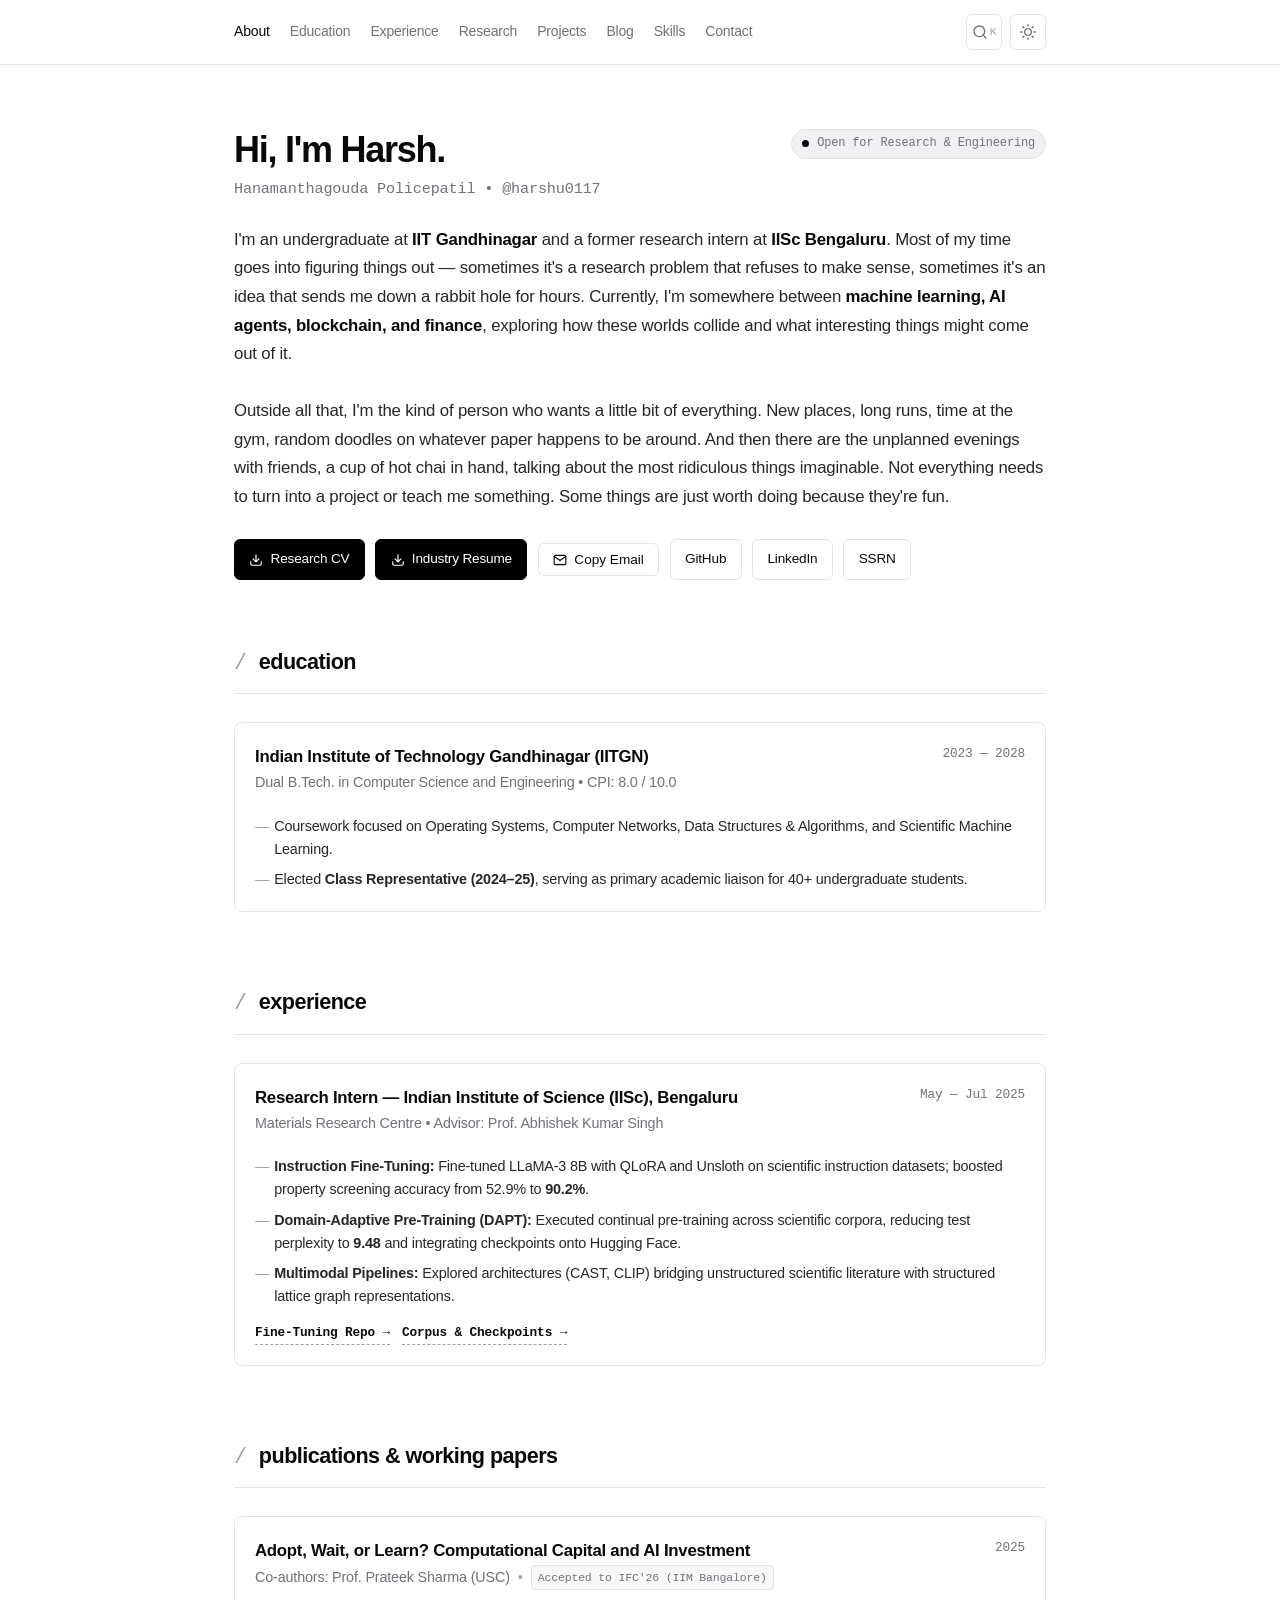
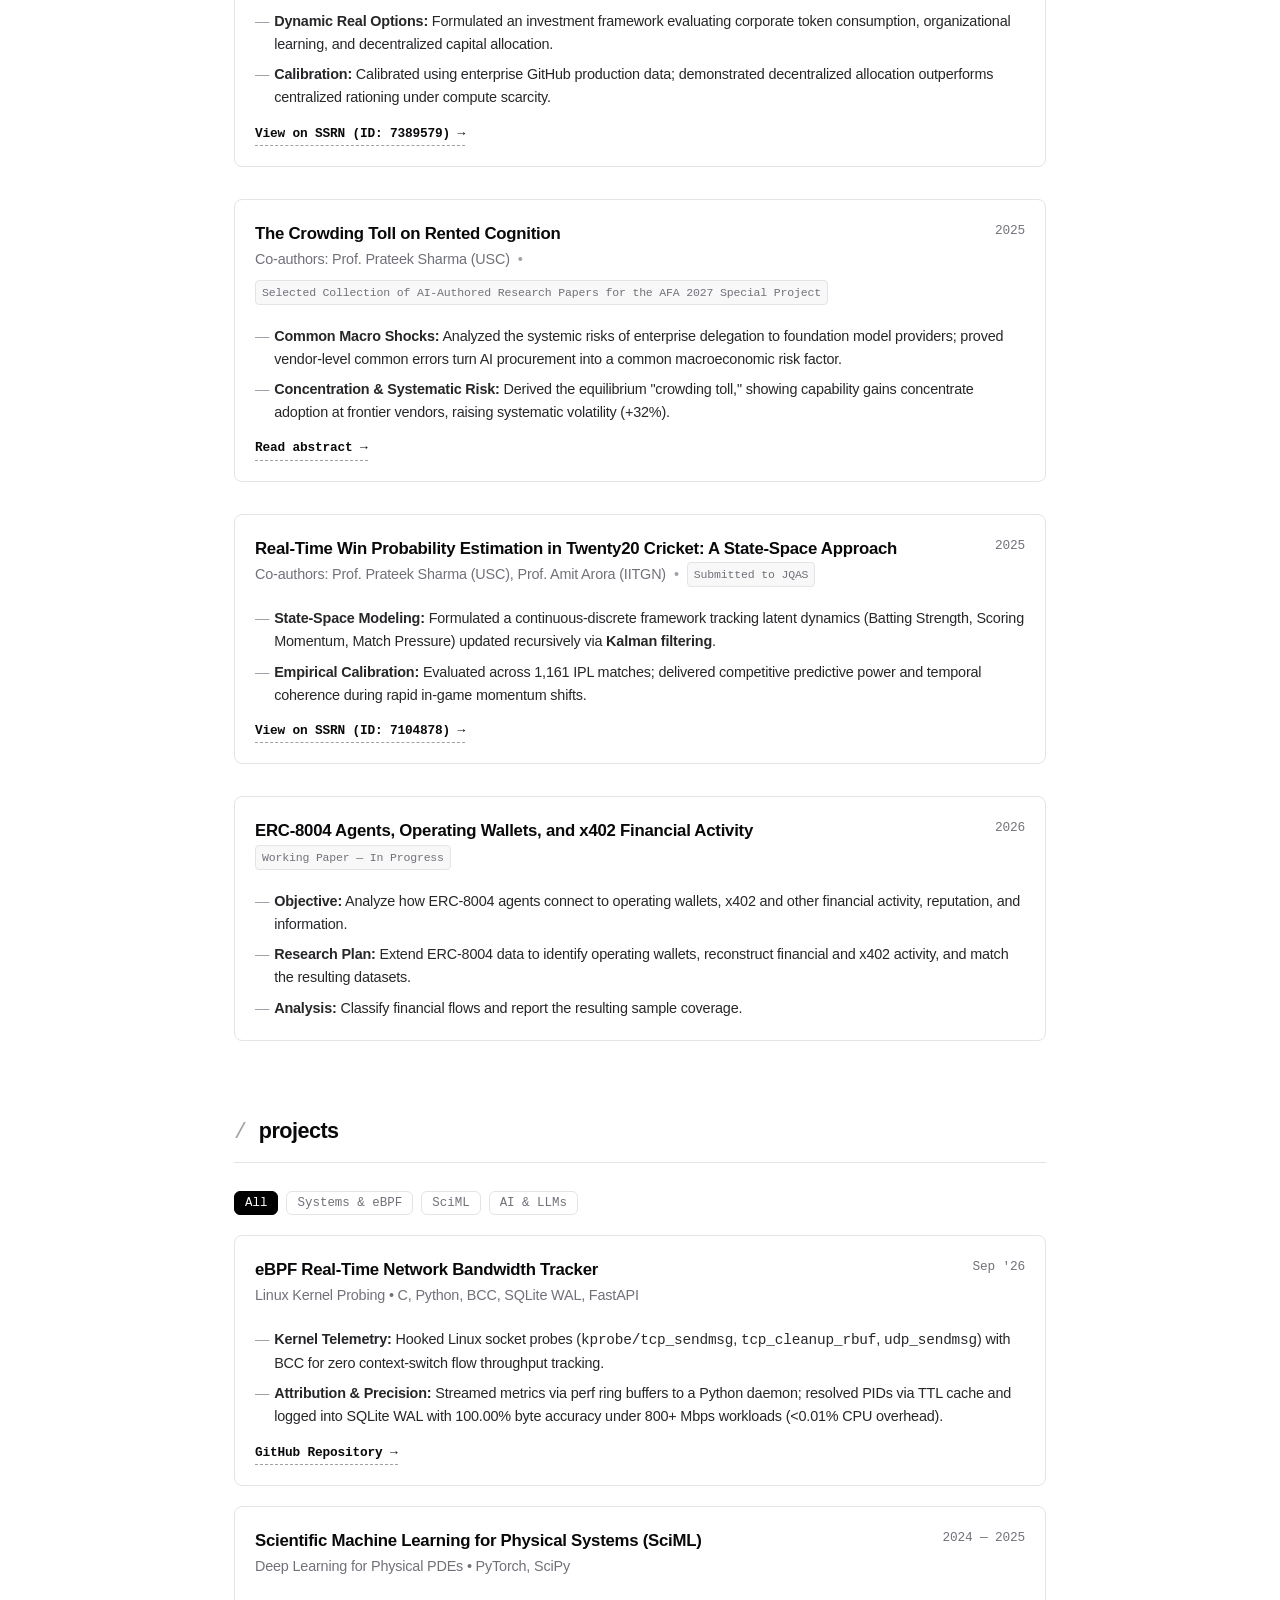
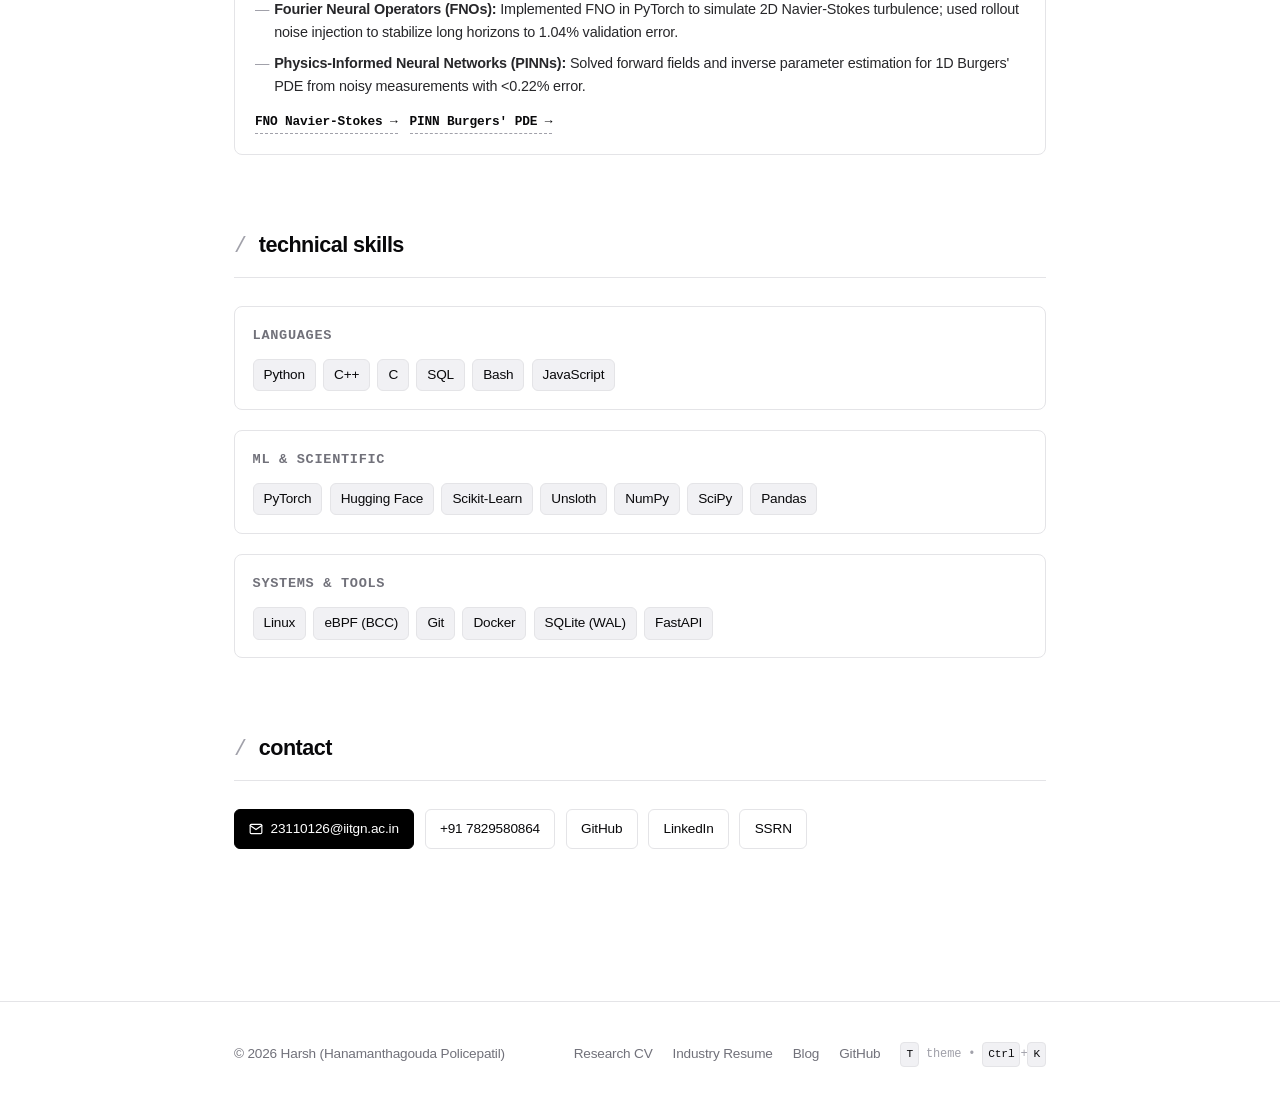
<file: index.html>
<!DOCTYPE html>
<html lang="en" data-theme="dark">
<head>
  <meta charset="UTF-8" />
  <meta name="viewport" content="width=device-width, initial-scale=1.0" />
  <title>Harsh (Hanamanthagouda Policepatil) — Portfolio</title>
  <meta name="description" content="Portfolio of Harsh (Hanamanthagouda Policepatil). AI, Machine Learning, Quantitative Finance, and Systems Telemetry." />
  
  <!-- Favicon SVG -->
  <link rel="icon" type="image/svg+xml" href="data:image/svg+xml,%3Csvg xmlns='http://www.w3.org/2000/svg' viewBox='0 0 32 32'%3E%3Crect width='32' height='32' fill='%2309090b' rx='6'/%3E%3Ctext x='50%25' y='55%25' dominant-baseline='middle' text-anchor='middle' font-family='monospace' font-weight='700' font-size='15' fill='%23ffffff'%3EHP%3C/text%3E%3C/svg%3E" />
  
  <link rel="stylesheet" href="./style.css" />
</head>
<body>

  <!-- Site Header -->
  <header class="site-header">
    <div class="container header-inner">
      <!-- Desktop Nav (Left-aligned) -->
      <nav class="site-nav" id="siteNav">
        <a href="#about" class="nav-link">About</a>
        <a href="#education" class="nav-link">Education</a>
        <a href="#experience" class="nav-link">Experience</a>
        <a href="#publications" class="nav-link">Research</a>
        <a href="#projects" class="nav-link">Projects</a>
        <a href="./blog/index.html" class="nav-link">Blog</a>
        <a href="#skills" class="nav-link">Skills</a>
        <a href="#contact" class="nav-link">Contact</a>
      </nav>

      <!-- Actions (Right-aligned) -->
      <div class="header-actions">
        <!-- Command Palette Trigger -->
        <button class="btn-icon" id="cmdPaletteBtn" title="Command Palette (Ctrl+K / ⌘K)" aria-label="Command Palette">
          <svg width="16" height="16" viewBox="0 0 24 24" fill="none" stroke="currentColor" stroke-width="2" stroke-linecap="round" stroke-linejoin="round">
            <circle cx="11" cy="11" r="8"></circle>
            <line x1="21" y1="21" x2="16.65" y2="16.65"></line>
          </svg>
          <span class="kbd-shortcut">K</span>
        </button>

        <!-- Theme Toggle -->
        <button class="btn-icon" id="themeToggleBtn" title="Toggle Dark/Light Mode (T)" aria-label="Toggle Theme">
          <svg class="icon-moon" width="16" height="16" viewBox="0 0 24 24" fill="none" stroke="currentColor" stroke-width="2" stroke-linecap="round" stroke-linejoin="round">
            <path d="M21 12.79A9 9 0 1 1 11.21 3 7 7 0 0 0 21 12.79z"></path>
          </svg>
          <svg class="icon-sun" width="16" height="16" viewBox="0 0 24 24" fill="none" stroke="currentColor" stroke-width="2" stroke-linecap="round" stroke-linejoin="round" style="display:none;">
            <circle cx="12" cy="12" r="5"></circle>
            <line x1="12" y1="1" x2="12" y2="3"></line>
            <line x1="12" y1="21" x2="12" y2="23"></line>
            <line x1="4.22" y1="4.22" x2="5.64" y2="5.64"></line>
            <line x1="18.36" y1="18.36" x2="19.78" y2="19.78"></line>
            <line x1="1" y1="12" x2="3" y2="12"></line>
            <line x1="21" y1="12" x2="23" y2="12"></line>
            <line x1="4.22" y1="19.78" x2="5.64" y2="18.36"></line>
            <line x1="18.36" y1="5.64" x2="19.78" y2="4.22"></line>
          </svg>
        </button>

        <!-- Mobile Hamburger Toggle -->
        <button class="btn-icon mobile-nav-btn" id="mobileNavToggle" aria-label="Toggle navigation menu">
          <svg width="18" height="18" viewBox="0 0 24 24" fill="none" stroke="currentColor" stroke-width="2" stroke-linecap="round" stroke-linejoin="round">
            <line x1="3" y1="12" x2="21" y2="12"></line>
            <line x1="3" y1="6" x2="21" y2="6"></line>
            <line x1="3" y1="18" x2="21" y2="18"></line>
          </svg>
        </button>
      </div>
    </div>
  </header>

  <!-- Main Content -->
  <main>
    <div class="container">
      
      <!-- HERO / ABOUT SECTION -->
      <section id="about" class="hero">
        <div class="hero-header">
          <div>
            <h1 class="hero-name">Hi, I'm Harsh.</h1>
            <p class="hero-handle">Hanamanthagouda Policepatil &bull; @harshu0117</p>
          </div>
          <div class="status-pill">
            <span class="status-dot"></span>
            <span>Open for Research &amp; Engineering</span>
          </div>
        </div>

        
        <p class="hero-bio">
          I'm an undergraduate at <strong>IIT Gandhinagar</strong> and a former research intern at <strong>IISc Bengaluru</strong>. Most of my time goes into figuring things out — sometimes it's a research problem that refuses to make sense, sometimes it's an idea that sends me down a rabbit hole for hours. Currently, I'm somewhere between <strong>machine learning, AI agents, blockchain, and finance</strong>, exploring how these worlds collide and what interesting things might come out of it.<br /><br />

          Outside all that, I'm the kind of person who wants a little bit of everything. New places, long runs, time at the gym, random doodles on whatever paper happens to be around. And then there are the unplanned evenings with friends, a cup of hot chai in hand, talking about the most ridiculous things imaginable. Not everything needs to turn into a project or teach me something. Some things are just worth doing because they're fun.
        </p>


        <div class="hero-links">
          <a href="./Research_CV.pdf" target="_blank" download="Research_CV_Harsh.pdf" class="btn btn-primary" title="Download Research Curriculum Vitae">
            <svg width="14" height="14" viewBox="0 0 24 24" fill="none" stroke="currentColor" stroke-width="2" stroke-linecap="round" stroke-linejoin="round">
              <path d="M21 15v4a2 2 0 0 1-2 2H5a2 2 0 0 1-2-2v-4"></path>
              <polyline points="7 10 12 15 17 10"></polyline>
              <line x1="12" y1="15" x2="12" y2="3"></line>
            </svg>
            <span>Research CV</span>
          </a>

          <a href="./Industry_CV.pdf" target="_blank" download="Industry_CV_Harsh.pdf" class="btn btn-primary" title="Download Industry Resume">
            <svg width="14" height="14" viewBox="0 0 24 24" fill="none" stroke="currentColor" stroke-width="2" stroke-linecap="round" stroke-linejoin="round">
              <path d="M21 15v4a2 2 0 0 1-2 2H5a2 2 0 0 1-2-2v-4"></path>
              <polyline points="7 10 12 15 17 10"></polyline>
              <line x1="12" y1="15" x2="12" y2="3"></line>
            </svg>
            <span>Industry Resume</span>
          </a>

          <button class="btn btn-secondary" id="copyEmailBtn" data-email="23110126@iitgn.ac.in" title="Copy Email Address">
            <svg width="14" height="14" viewBox="0 0 24 24" fill="none" stroke="currentColor" stroke-width="2" stroke-linecap="round" stroke-linejoin="round">
              <path d="M4 4h16c1.1 0 2 .9 2 2v12c0 1.1-.9 2-2 2H4c-1.1 0-2-.9-2-2V6c0-1.1.9-2 2-2z"></path>
              <polyline points="22,6 12,13 2,6"></polyline>
            </svg>
            <span>Copy Email</span>
          </button>

          <a href="https://github.com/harshu0117" target="_blank" rel="noopener noreferrer" class="btn btn-secondary">
            <span>GitHub</span>
          </a>

          <a href="https://www.linkedin.com/in/hanamanthagouda-policepatil-1701h/" target="_blank" rel="noopener noreferrer" class="btn btn-secondary">
            <span>LinkedIn</span>
          </a>

          <a href="https://papers.ssrn.com/sol3/cf_dev/AbsByAuth.cfm?per_id=12337549" target="_blank" rel="noopener noreferrer" class="btn btn-secondary">
            <span>SSRN</span>
          </a>
        </div>
      </section>

      <!-- EDUCATION SECTION -->
      <section id="education">
        <div class="section-header">
          <h2 class="section-title">education</h2>
        </div>

        <div class="timeline-list">
          <div class="item-card">
            <div class="item-card-header">
              <div>
                <h3 class="item-title">Indian Institute of Technology Gandhinagar (IITGN)</h3>
                <div class="item-subtitle">Dual B.Tech. in Computer Science and Engineering &bull; CPI: 8.0 / 10.0</div>
              </div>
              <div class="item-badge-date">2023 &mdash; 2028</div>
            </div>
            <div class="item-body">
              <ul>
                <li>Coursework focused on Operating Systems, Computer Networks, Data Structures &amp; Algorithms, and Scientific Machine Learning.</li>
                <li>Elected <strong>Class Representative (2024&ndash;25)</strong>, serving as primary academic liaison for 40+ undergraduate students.</li>
              </ul>
            </div>
          </div>
        </div>
      </section>

      <!-- RESEARCH EXPERIENCE SECTION -->
      <section id="experience">
        <div class="section-header">
          <h2 class="section-title">experience</h2>
        </div>

        <div class="timeline-list">
          <div class="item-card">
            <div class="item-card-header">
              <div>
                <h3 class="item-title">Research Intern &mdash; Indian Institute of Science (IISc), Bengaluru</h3>
                <div class="item-subtitle">Materials Research Centre &bull; Advisor: Prof. Abhishek Kumar Singh</div>
              </div>
              <div class="item-badge-date">May &mdash; Jul 2025</div>
            </div>
            <div class="item-body">
              <ul>
                <li><strong>Instruction Fine-Tuning:</strong> Fine-tuned LLaMA-3 8B with QLoRA and Unsloth on scientific instruction datasets; boosted property screening accuracy from 52.9% to <strong>90.2%</strong>.</li>
                <li><strong>Domain-Adaptive Pre-Training (DAPT):</strong> Executed continual pre-training across scientific corpora, reducing test perplexity to <strong>9.48</strong> and integrating checkpoints onto Hugging Face.</li>
                <li><strong>Multimodal Pipelines:</strong> Explored architectures (CAST, CLIP) bridging unstructured scientific literature with structured lattice graph representations.</li>
              </ul>
            </div>
            <div class="item-links">
              <a href="https://github.com/harshu0117/llama3_8B_finetune_unsloth" target="_blank" rel="noopener noreferrer" class="item-link">Fine-Tuning Repo &rarr;</a>
              <a href="https://github.com/harshu0117/Materials_IISC_AKS" target="_blank" rel="noopener noreferrer" class="item-link">Corpus &amp; Checkpoints &rarr;</a>
            </div>
          </div>
        </div>
      </section>

      <!-- PUBLICATIONS SECTION -->
      <section id="publications">
        <div class="section-header">
          <h2 class="section-title">publications &amp; working papers</h2>
        </div>

        <div class="timeline-list">
          <!-- Paper 1 -->
          <div class="item-card publication-card">
            <div class="item-card-header">
              <div>
                <h3 class="item-title">Adopt, Wait, or Learn? Computational Capital and AI Investment</h3>
                <div class="item-subtitle">
                  <span>Co-authors: Prof. Prateek Sharma (USC)</span>
                  <span class="sep">&bull;</span>
                  <span class="pub-status-tag">Accepted to IFC'26 (IIM Bangalore)</span>
                </div>
              </div>
              <div class="item-badge-date">2025</div>
            </div>
            <div class="item-body">
              <ul>
                <li><strong>Dynamic Real Options:</strong> Formulated an investment framework evaluating corporate token consumption, organizational learning, and decentralized capital allocation.</li>
                <li><strong>Calibration:</strong> Calibrated using enterprise GitHub production data; demonstrated decentralized allocation outperforms centralized rationing under compute scarcity.</li>
              </ul>
            </div>
            <div class="item-links">
              <a href="https://papers.ssrn.com/sol3/papers.cfm?abstract_id=7389579" target="_blank" rel="noopener noreferrer" class="item-link">View on SSRN (ID: 7389579) &rarr;</a>
            </div>
          </div>

          <!-- Paper 2 -->
          <div class="item-card publication-card">
            <div class="item-card-header">
              <div>
                <h3 class="item-title">The Crowding Toll on Rented Cognition</h3>
                <div class="item-subtitle">
                  <span>Co-authors: Prof. Prateek Sharma (USC)</span>
                  <span class="sep">&bull;</span>
                  <span class="pub-status-tag">Selected Collection of AI-Authored Research Papers for the AFA 2027 Special Project</span>
                </div>
              </div>
              <div class="item-badge-date">2025</div>
            </div>
            <div class="item-body">
              <ul>
                <li><strong>Common Macro Shocks:</strong> Analyzed the systemic risks of enterprise delegation to foundation model providers; proved vendor-level common errors turn AI procurement into a common macroeconomic risk factor.</li>
                <li><strong>Concentration &amp; Systematic Risk:</strong> Derived the equilibrium "crowding toll," showing capability gains concentrate adoption at frontier vendors, raising systematic volatility (+32%).</li>
              </ul>
            </div>
            <div class="item-links">
              <a href="https://docs.google.com/document/d/1dSqhKvSe_O2G_LEIMBGbB883poNFkDRGZbn9akO1TEY/edit?usp=sharing" target="_blank" rel="noopener noreferrer" class="item-link">Read abstract &rarr;</a>
            </div>
          </div>

          <!-- Paper 3 -->
          <div class="item-card publication-card">
            <div class="item-card-header">
              <div>
                <h3 class="item-title">Real-Time Win Probability Estimation in Twenty20 Cricket: A State-Space Approach</h3>
                <div class="item-subtitle">
                  <span>Co-authors: Prof. Prateek Sharma (USC), Prof. Amit Arora (IITGN)</span>
                  <span class="sep">&bull;</span>
                  <span class="pub-status-tag">Submitted to JQAS</span>
                </div>
              </div>
              <div class="item-badge-date">2025</div>
            </div>
            <div class="item-body">
              <ul>
                <li><strong>State-Space Modeling:</strong> Formulated a continuous-discrete framework tracking latent dynamics (Batting Strength, Scoring Momentum, Match Pressure) updated recursively via <strong>Kalman filtering</strong>.</li>
                <li><strong>Empirical Calibration:</strong> Evaluated across 1,161 IPL matches; delivered competitive predictive power and temporal coherence during rapid in-game momentum shifts.</li>
              </ul>
            </div>
            <div class="item-links">
              <a href="https://papers.ssrn.com/sol3/papers.cfm?abstract_id=7104878" target="_blank" rel="noopener noreferrer" class="item-link">View on SSRN (ID: 7104878) &rarr;</a>
            </div>
          </div>

          <!-- Paper 4 -->
          <div class="item-card publication-card">
            <div class="item-card-header">
              <div>
                <h3 class="item-title">ERC-8004 Agents, Operating Wallets, and x402 Financial Activity</h3>
                <div class="item-subtitle">
                  <span class="pub-status-tag">Working Paper &mdash; In Progress</span>
                </div>
              </div>
              <div class="item-badge-date">2026</div>
            </div>
            <div class="item-body">
              <ul>
                <li><strong>Objective:</strong> Analyze how ERC-8004 agents connect to operating wallets, x402 and other financial activity, reputation, and information.</li>
                <li><strong>Research Plan:</strong> Extend ERC-8004 data to identify operating wallets, reconstruct financial and x402 activity, and match the resulting datasets.</li>
                <li><strong>Analysis:</strong> Classify financial flows and report the resulting sample coverage.</li>
              </ul>
            </div>
          </div>
        </div>
      </section>

      <!-- PROJECTS SECTION -->
      <section id="projects">
        <div class="section-header">
          <h2 class="section-title">projects</h2>
        </div>

        <!-- Filter tabs -->
        <div class="filter-tabs">
          <button class="filter-btn active" data-filter="all">All</button>
          <button class="filter-btn" data-filter="systems">Systems &amp; eBPF</button>
          <button class="filter-btn" data-filter="ml">SciML</button>
          <button class="filter-btn" data-filter="llm">AI &amp; LLMs</button>
        </div>

        <div class="projects-grid" id="projectsContainer">
          <!-- Project 1 -->
          <div class="item-card project-card" data-category="systems">
            <div class="item-card-header">
              <div>
                <h3 class="item-title">eBPF Real-Time Network Bandwidth Tracker</h3>
                <div class="item-subtitle">Linux Kernel Probing &bull; C, Python, BCC, SQLite WAL, FastAPI</div>
              </div>
              <div class="item-badge-date">Sep '26</div>
            </div>
            <div class="item-body">
              <ul>
                <li><strong>Kernel Telemetry:</strong> Hooked Linux socket probes (<code>kprobe/tcp_sendmsg</code>, <code>tcp_cleanup_rbuf</code>, <code>udp_sendmsg</code>) with BCC for zero context-switch flow throughput tracking.</li>
                <li><strong>Attribution &amp; Precision:</strong> Streamed metrics via perf ring buffers to a Python daemon; resolved PIDs via TTL cache and logged into SQLite WAL with 100.00% byte accuracy under 800+ Mbps workloads (&lt;0.01% CPU overhead).</li>
              </ul>
            </div>
            <div class="item-links">
              <a href="https://github.com/harshu0117/CS331_T001_PerProcess_eBPF" target="_blank" rel="noopener noreferrer" class="item-link">GitHub Repository &rarr;</a>
            </div>
          </div>

          <!-- Project 2 -->
          <div class="item-card project-card" data-category="ml">
            <div class="item-card-header">
              <div>
                <h3 class="item-title">Scientific Machine Learning for Physical Systems (SciML)</h3>
                <div class="item-subtitle">Deep Learning for Physical PDEs &bull; PyTorch, SciPy</div>
              </div>
              <div class="item-badge-date">2024 &mdash; 2025</div>
            </div>
            <div class="item-body">
              <ul>
                <li><strong>Fourier Neural Operators (FNOs):</strong> Implemented FNO in PyTorch to simulate 2D Navier-Stokes turbulence; used rollout noise injection to stabilize long horizons to 1.04% validation error.</li>
                <li><strong>Physics-Informed Neural Networks (PINNs):</strong> Solved forward fields and inverse parameter estimation for 1D Burgers' PDE from noisy measurements with &lt;0.22% error.</li>
              </ul>
            </div>
            <div class="item-links">
              <a href="https://github.com/harshu0117/fno-navier-stokes" target="_blank" rel="noopener noreferrer" class="item-link">FNO Navier-Stokes &rarr;</a>
              <a href="https://github.com/harshu0117/pinn-burgers-pde" target="_blank" rel="noopener noreferrer" class="item-link">PINN Burgers' PDE &rarr;</a>
            </div>
          </div>

        </div>
      </section>

      <!-- SKILLS SECTION -->
      <section id="skills">
        <div class="section-header">
          <h2 class="section-title">technical skills</h2>
        </div>

        <div class="skills-container">
          <div class="skill-category">
            <h3 class="skill-category-title">Languages</h3>
            <div class="skill-pills">
              <span class="skill-pill">Python</span>
              <span class="skill-pill">C++</span>
              <span class="skill-pill">C</span>
              <span class="skill-pill">SQL</span>
              <span class="skill-pill">Bash</span>
              <span class="skill-pill">JavaScript</span>
            </div>
          </div>

          <div class="skill-category">
            <h3 class="skill-category-title">ML &amp; Scientific</h3>
            <div class="skill-pills">
              <span class="skill-pill">PyTorch</span>
              <span class="skill-pill">Hugging Face</span>
              <span class="skill-pill">Scikit-Learn</span>
              <span class="skill-pill">Unsloth</span>
              <span class="skill-pill">NumPy</span>
              <span class="skill-pill">SciPy</span>
              <span class="skill-pill">Pandas</span>
            </div>
          </div>

          <div class="skill-category">
            <h3 class="skill-category-title">Systems &amp; Tools</h3>
            <div class="skill-pills">
              <span class="skill-pill">Linux</span>
              <span class="skill-pill">eBPF (BCC)</span>
              <span class="skill-pill">Git</span>
              <span class="skill-pill">Docker</span>
              <span class="skill-pill">SQLite (WAL)</span>
              <span class="skill-pill">FastAPI</span>
            </div>
          </div>
        </div>
      </section>

      <!-- CONTACT SECTION -->
      <section id="contact">
        <div class="section-header">
          <h2 class="section-title">contact</h2>
        </div>

        <div class="hero-links" style="margin-top: 0.5rem;">
          <a href="mailto:23110126@iitgn.ac.in" class="btn btn-primary">
            <svg width="14" height="14" viewBox="0 0 24 24" fill="none" stroke="currentColor" stroke-width="2" stroke-linecap="round" stroke-linejoin="round">
              <path d="M4 4h16c1.1 0 2 .9 2 2v12c0 1.1-.9 2-2 2H4c-1.1 0-2-.9-2-2V6c0-1.1.9-2 2-2z"></path>
              <polyline points="22,6 12,13 2,6"></polyline>
            </svg>
            <span>23110126@iitgn.ac.in</span>
          </a>
          <a href="tel:+917829580864" class="btn btn-secondary">
            <span>+91 7829580864</span>
          </a>
          <a href="https://github.com/harshu0117" target="_blank" rel="noopener noreferrer" class="btn btn-secondary">
            <span>GitHub</span>
          </a>
          <a href="https://www.linkedin.com/in/hanamanthagouda-policepatil-1701h/" target="_blank" rel="noopener noreferrer" class="btn btn-secondary">
            <span>LinkedIn</span>
          </a>
          <a href="https://papers.ssrn.com/sol3/cf_dev/AbsByAuth.cfm?per_id=12337549" target="_blank" rel="noopener noreferrer" class="btn btn-secondary">
            <span>SSRN</span>
          </a>
        </div>
      </section>

    </div>
  </main>

  <!-- Site Footer -->
  <footer class="site-footer">
    <div class="container footer-inner">
      <div>
        <span>&copy; <span id="footerYear">2026</span> Harsh (Hanamanthagouda Policepatil)</span>
      </div>
      <div class="footer-links">
        <a href="./Research_CV.pdf" target="_blank" download="Research_CV_Harsh.pdf">Research CV</a>
        <a href="./Industry_CV.pdf" target="_blank" download="Industry_CV_Harsh.pdf">Industry Resume</a>
        <a href="./blog/index.html">Blog</a>
        <a href="https://github.com/harshu0117" target="_blank" rel="noopener noreferrer">GitHub</a>
        <span class="footer-kbd-hint"><kbd>T</kbd> theme &bull; <kbd>Ctrl</kbd>+<kbd>K</kbd></span>
      </div>
    </div>
  </footer>

  <!-- COMMAND PALETTE (CMD+K / CTRL+K) -->
  <div class="palette-overlay" id="paletteOverlay">
    <div class="palette-modal" role="dialog" aria-modal="true" aria-label="Command Palette">
      <div class="palette-input-box">
        <svg width="18" height="18" viewBox="0 0 24 24" fill="none" stroke="currentColor" stroke-width="2" stroke-linecap="round" stroke-linejoin="round" style="color: var(--text-dim);">
          <circle cx="11" cy="11" r="8"></circle>
          <line x1="21" y1="21" x2="16.65" y2="16.65"></line>
        </svg>
        <input type="text" id="paletteInput" class="palette-input" placeholder="Type a section, command, or link..." autocomplete="off" />
        <kbd>ESC</kbd>
      </div>

      <div class="palette-results" id="paletteResults">
        <!-- Results dynamically populated -->
      </div>

      <div class="palette-footer">
        <span><kbd>&uarr;</kbd> <kbd>&darr;</kbd> navigate</span>
        <span><kbd>&crarr;</kbd> select</span>
        <span><kbd>ESC</kbd> close</span>
      </div>
    </div>
  </div>

  <!-- Scripts -->
  <script src="./app.js"></script>
</body>
</html>
</file>
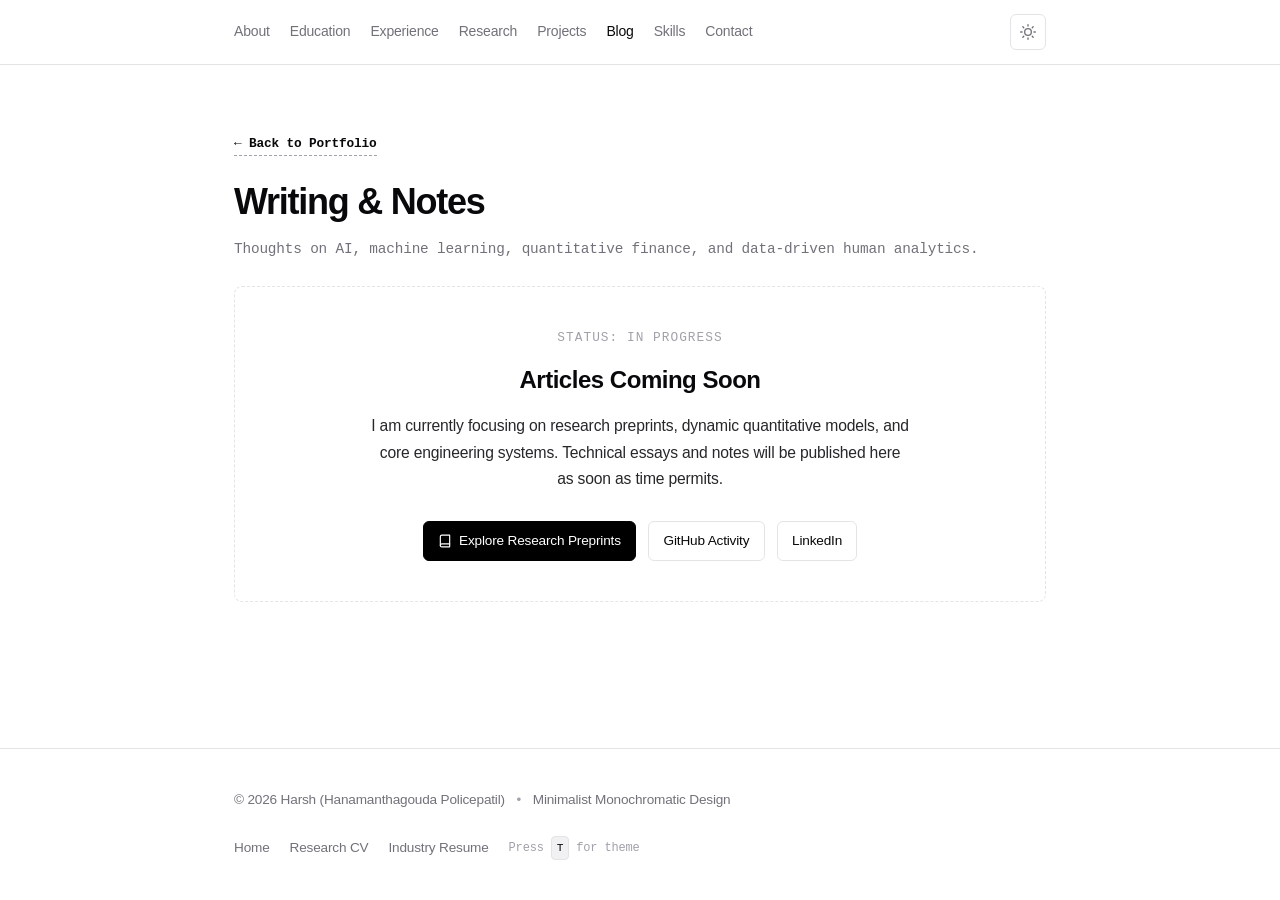
<file: blog/index.html>
<!DOCTYPE html>
<html lang="en" data-theme="dark">
<head>
  <meta charset="UTF-8" />
  <meta name="viewport" content="width=device-width, initial-scale=1.0" />
  <title>Blog &amp; Writing &mdash; Harsh (Hanamanthagouda Policepatil)</title>
  <meta name="description" content="Technical notes and writing by Harsh (Hanamanthagouda Policepatil) on AI, Machine Learning, Quantitative Finance, and Data Analytics." />
  
  <!-- Favicon SVG -->
  <link rel="icon" type="image/svg+xml" href="data:image/svg+xml,%3Csvg xmlns='http://www.w3.org/2000/svg' viewBox='0 0 32 32'%3E%3Crect width='32' height='32' fill='%2309090b' rx='6'/%3E%3Ctext x='50%25' y='55%25' dominant-baseline='middle' text-anchor='middle' font-family='monospace' font-weight='700' font-size='15' fill='%23ffffff'%3EHP%3C/text%3E%3C/svg%3E" />
  
  <link rel="stylesheet" href="../style.css" />
</head>
<body>

  <!-- Site Header -->
  <header class="site-header">
    <div class="container header-inner">
      <!-- Navigation -->
      <nav class="site-nav" id="siteNav">
        <a href="../index.html#about" class="nav-link">About</a>
        <a href="../index.html#education" class="nav-link">Education</a>
        <a href="../index.html#experience" class="nav-link">Experience</a>
        <a href="../index.html#publications" class="nav-link">Research</a>
        <a href="../index.html#projects" class="nav-link">Projects</a>
        <a href="./index.html" class="nav-link active">Blog</a>
        <a href="../index.html#skills" class="nav-link">Skills</a>
        <a href="../index.html#contact" class="nav-link">Contact</a>
      </nav>

      <!-- Actions -->
      <div class="header-actions">
        <!-- Theme Toggle -->
        <button class="btn-icon" id="themeToggleBtn" title="Toggle Dark/Light Mode (T)" aria-label="Toggle Theme">
          <svg class="icon-moon" width="16" height="16" viewBox="0 0 24 24" fill="none" stroke="currentColor" stroke-width="2" stroke-linecap="round" stroke-linejoin="round">
            <path d="M21 12.79A9 9 0 1 1 11.21 3 7 7 0 0 0 21 12.79z"></path>
          </svg>
          <svg class="icon-sun" width="16" height="16" viewBox="0 0 24 24" fill="none" stroke="currentColor" stroke-width="2" stroke-linecap="round" stroke-linejoin="round" style="display:none;">
            <circle cx="12" cy="12" r="5"></circle>
            <line x1="12" y1="1" x2="12" y2="3"></line>
            <line x1="12" y1="21" x2="12" y2="23"></line>
            <line x1="4.22" y1="4.22" x2="5.64" y2="5.64"></line>
            <line x1="18.36" y1="18.36" x2="19.78" y2="19.78"></line>
            <line x1="1" y1="12" x2="3" y2="12"></line>
            <line x1="21" y1="12" x2="23" y2="12"></line>
            <line x1="4.22" y1="19.78" x2="5.64" y2="18.36"></line>
            <line x1="18.36" y1="5.64" x2="19.78" y2="4.22"></line>
          </svg>
        </button>

        <!-- Mobile Hamburger Toggle -->
        <button class="btn-icon mobile-nav-btn" id="mobileNavToggle" aria-label="Toggle navigation menu">
          <svg width="18" height="18" viewBox="0 0 24 24" fill="none" stroke="currentColor" stroke-width="2" stroke-linecap="round" stroke-linejoin="round">
            <line x1="3" y1="12" x2="21" y2="12"></line>
            <line x1="3" y1="6" x2="21" y2="6"></line>
            <line x1="3" y1="18" x2="21" y2="18"></line>
          </svg>
        </button>
      </div>
    </div>
  </header>

  <!-- Main Content -->
  <main>
    <div class="container">
      
      <!-- Blog Intro -->
      <section style="margin-bottom: 2.5rem; padding-top: 1rem;">
        <div style="margin-bottom: 1.5rem;">
          <a href="../index.html" class="item-link" style="display:inline-flex; align-items:center; gap:0.35rem; margin-bottom:1rem;">
            &larr; Back to Portfolio
          </a>
          <h1 style="font-size: 2.25rem; font-weight: 800; letter-spacing: -0.035em; color: var(--text-main); margin-bottom: 0.4rem;">
            Writing &amp; Notes
          </h1>
          <p style="font-family: var(--font-mono); font-size: 0.9rem; color: var(--text-muted);">
            Thoughts on AI, machine learning, quantitative finance, and data-driven human analytics.
          </p>
        </div>

        <!-- Coming Soon Card -->
        <div class="item-card" style="padding: 2.5rem 2rem; text-align: center; border: 1px dashed var(--border);">
          <div style="font-family: var(--font-mono); font-size: 0.8rem; color: var(--text-dim); text-transform: uppercase; letter-spacing: 0.08em; margin-bottom: 0.75rem;">
            status: in progress
          </div>
          <h2 style="font-size: 1.5rem; font-weight: 700; color: var(--text-main); margin-bottom: 0.85rem; letter-spacing: -0.02em;">
            Articles Coming Soon
          </h2>
          <p style="font-size: 0.98rem; color: var(--text-body); max-width: 540px; margin: 0 auto 1.75rem; line-height: 1.7;">
            I am currently focusing on research preprints, dynamic quantitative models, and core engineering systems. Technical essays and notes will be published here as soon as time permits.
          </p>

          <div style="display: flex; justify-content: center; gap: 0.75rem; flex-wrap: wrap;">
            <a href="../index.html#publications" class="btn btn-primary">
              <svg width="14" height="14" viewBox="0 0 24 24" fill="none" stroke="currentColor" stroke-width="2" stroke-linecap="round" stroke-linejoin="round">
                <path d="M4 19.5A2.5 2.5 0 0 1 6.5 17H20"></path>
                <path d="M6.5 2H20v20H6.5A2.5 2.5 0 0 1 4 19.5v-15A2.5 2.5 0 0 1 6.5 2z"></path>
              </svg>
              <span>Explore Research Preprints</span>
            </a>
            <a href="https://github.com/harshu0117" target="_blank" rel="noopener noreferrer" class="btn btn-secondary">
              <span>GitHub Activity</span>
            </a>
            <a href="https://www.linkedin.com/in/hanamanthagouda-policepatil-1701h/" target="_blank" rel="noopener noreferrer" class="btn btn-secondary">
              <span>LinkedIn</span>
            </a>
          </div>
        </div>
      </section>

    </div>
  </main>

  <!-- Site Footer -->
  <footer class="site-footer">
    <div class="container footer-inner">
      <div>
        <span>&copy; <span id="footerYear">2026</span> Harsh (Hanamanthagouda Policepatil)</span>
        <span style="margin: 0 0.5rem; color: var(--text-dim);">&bull;</span>
        <span>Minimalist Monochromatic Design</span>
      </div>
      <div class="footer-links">
        <a href="../index.html">Home</a>
        <a href="../Research_CV.pdf" target="_blank">Research CV</a>
        <a href="../Industry_CV.pdf" target="_blank">Industry Resume</a>
        <span class="footer-kbd-hint">Press <kbd>T</kbd> for theme</span>
      </div>
    </div>
  </footer>

  <script>
    // Theme Switcher for Blog Subfolder
    (function() {
      const themeToggleBtn = document.getElementById("themeToggleBtn");
      const iconMoon = themeToggleBtn.querySelector(".icon-moon");
      const iconSun = themeToggleBtn.querySelector(".icon-sun");

      const savedTheme = localStorage.getItem("theme");
      const prefersLight = window.matchMedia && window.matchMedia("(prefers-color-scheme: light)").matches;
      const initialTheme = savedTheme || (prefersLight ? "light" : "dark");

      applyTheme(initialTheme);

      themeToggleBtn.addEventListener("click", () => {
        const currentTheme = document.documentElement.getAttribute("data-theme") || "dark";
        const newTheme = currentTheme === "dark" ? "light" : "dark";
        applyTheme(newTheme);
      });

      window.addEventListener("keydown", (e) => {
        if (["INPUT", "TEXTAREA"].includes(document.activeElement.tagName)) return;
        if (e.key === "t" || e.key === "T") {
          const currentTheme = document.documentElement.getAttribute("data-theme") || "dark";
          applyTheme(currentTheme === "dark" ? "light" : "dark");
        }
      });

      function applyTheme(theme) {
        document.documentElement.setAttribute("data-theme", theme);
        localStorage.setItem("theme", theme);
        if (theme === "light") {
          if (iconMoon) iconMoon.style.display = "none";
          if (iconSun) iconSun.style.display = "block";
        } else {
          if (iconMoon) iconMoon.style.display = "block";
          if (iconSun) iconSun.style.display = "none";
        }
      }

      // Mobile nav
      const mobileNavToggle = document.getElementById("mobileNavToggle");
      const siteNav = document.getElementById("siteNav");
      if (mobileNavToggle && siteNav) {
        mobileNavToggle.addEventListener("click", () => siteNav.classList.toggle("open"));
      }

      const yearEl = document.getElementById("footerYear");
      if (yearEl) yearEl.textContent = new Date().getFullYear();
    })();
  </script>
</body>
</html>
</file>
<file: style.css>
/* ==========================================================================
   MINIMALIST BLACK & WHITE THEME
   Strict Monochromatic, Typography-Forward, Zero-Bloat
   Candidate: Hanamanthagouda Policepatil
   ========================================================================== */

:root {
  /* Light Mode Palette (Default Paper White & Ink Black) */
  --bg: #ffffff;
  --bg-subtle: #f8f8f9;
  --bg-card: #ffffff;
  --bg-card-hover: #f4f4f6;
  --bg-badge: #f1f1f4;
  --border: #e4e4e7;
  --border-subtle: #eeeeef;
  --border-focus: #18181b;
  
  --text-main: #09090b;
  --text-body: #27272a;
  --text-muted: #71717a;
  --text-dim: #a1a1aa;
  
  --code-bg: #f4f4f6;
  --code-border: #e4e4e7;
  --code-text: #09090b;

  --accent: #000000;
  --accent-contrast: #ffffff;

  --modal-overlay: rgba(0, 0, 0, 0.4);
  
  --shadow-sm: 0 1px 2px rgba(0, 0, 0, 0.04);
  --shadow-md: 0 4px 12px rgba(0, 0, 0, 0.06);

  --font-sans: -apple-system, BlinkMacSystemFont, "Segoe UI", Roboto, "Helvetica Neue", Arial, sans-serif;
  --font-mono: ui-monospace, SFMono-Regular, Menlo, Monaco, Consolas, "Liberation Mono", "Courier New", monospace;
  
  --max-width: 860px;
  --header-height: 64px;
}

[data-theme="dark"] {
  /* Dark Mode Palette (Pitch Black & Crisp Stark White) */
  --bg: #09090b;
  --bg-subtle: #121215;
  --bg-card: #09090b;
  --bg-card-hover: #141418;
  --bg-badge: #18181b;
  --border: #27272a;
  --border-subtle: #1f1f23;
  --border-focus: #f4f4f5;

  --text-main: #ffffff;
  --text-body: #d4d4d8;
  --text-muted: #a1a1aa;
  --text-dim: #52525b;

  --code-bg: #121215;
  --code-border: #27272a;
  --code-text: #f4f4f5;

  --accent: #ffffff;
  --accent-contrast: #000000;

  --modal-overlay: rgba(0, 0, 0, 0.75);

  --shadow-sm: 0 1px 2px rgba(0, 0, 0, 0.4);
  --shadow-md: 0 8px 24px rgba(0, 0, 0, 0.6);
}

/* Reset & Box Sizing */
*, *::before, *::after {
  box-sizing: border-box;
  margin: 0;
  padding: 0;
}

html {
  font-size: 16px;
  scroll-behavior: smooth;
  scroll-padding-top: calc(var(--header-height) + 24px);
  -webkit-font-smoothing: antialiased;
  -moz-osx-font-smoothing: grayscale;
}

body {
  background-color: var(--bg);
  color: var(--text-body);
  font-family: var(--font-sans);
  line-height: 1.65;
  letter-spacing: -0.011em;
  transition: background-color 0.2s ease, color 0.2s ease;
  min-height: 100vh;
  display: flex;
  flex-direction: column;
}

::selection {
  background: var(--accent);
  color: var(--accent-contrast);
}

a {
  color: inherit;
  text-decoration: none;
  transition: color 0.15s ease, border-color 0.15s ease;
}

button {
  font-family: inherit;
  background: none;
  border: none;
  cursor: pointer;
  color: inherit;
}

/* Container */
.container {
  width: 100%;
  max-width: var(--max-width);
  margin: 0 auto;
  padding: 0 1.5rem;
}

/* Header & Navigation */
.site-header {
  position: sticky;
  top: 0;
  z-index: 50;
  background-color: var(--bg);
  border-bottom: 1px solid var(--border);
  backdrop-filter: blur(8px);
  -webkit-backdrop-filter: blur(8px);
  transition: border-color 0.2s ease, background-color 0.2s ease;
}

.header-inner {
  height: var(--header-height);
  display: flex;
  align-items: center;
  justify-content: space-between;
  gap: 1rem;
}

.brand-link {
  font-weight: 700;
  font-size: 1.05rem;
  letter-spacing: -0.02em;
  color: var(--text-main);
  display: flex;
  align-items: center;
  gap: 0.5rem;
}

.brand-badge {
  font-family: var(--font-mono);
  font-size: 0.75rem;
  font-weight: 500;
  padding: 2px 7px;
  background: var(--bg-badge);
  border: 1px solid var(--border);
  border-radius: 4px;
  color: var(--text-muted);
}

.site-nav {
  display: flex;
  align-items: center;
  gap: 1.25rem;
}

.nav-link {
  font-size: 0.875rem;
  font-weight: 500;
  color: var(--text-muted);
  transition: color 0.15s ease;
}

.nav-link:hover,
.nav-link.active {
  color: var(--text-main);
}

.header-actions {
  display: flex;
  align-items: center;
  gap: 0.5rem;
}

.btn-icon {
  width: 36px;
  height: 36px;
  display: inline-flex;
  align-items: center;
  justify-content: center;
  border: 1px solid var(--border);
  border-radius: 6px;
  color: var(--text-muted);
  background: var(--bg-card);
  transition: all 0.15s ease;
  position: relative;
}

.btn-icon:hover {
  color: var(--text-main);
  border-color: var(--border-focus);
}

.kbd-shortcut {
  font-family: var(--font-mono);
  font-size: 0.7rem;
  color: var(--text-dim);
  margin-left: 2px;
}

/* Mobile Nav Toggle */
.mobile-nav-btn {
  display: none;
}

@media (max-width: 768px) {
  .site-nav {
    display: none;
  }
  .site-nav.open {
    display: flex;
    flex-direction: column;
    position: absolute;
    top: var(--header-height);
    left: 0;
    right: 0;
    background: var(--bg);
    border-bottom: 1px solid var(--border);
    padding: 1.25rem 1.5rem;
    gap: 1rem;
    box-shadow: var(--shadow-md);
  }
  .header-actions {
    margin-left: auto;
  }
  .mobile-nav-btn {
    display: inline-flex;
  }
}

/* Main Layout */
main {
  flex: 1;
  padding: 3rem 0 5rem;
}

/* Section styling */
section {
  margin-bottom: 4.5rem;
}

.section-header {
  margin-bottom: 1.75rem;
  display: flex;
  align-items: baseline;
  justify-content: space-between;
  border-bottom: 1px solid var(--border);
  padding-bottom: 0.75rem;
}

.section-title {
  font-size: 1.35rem;
  font-weight: 700;
  letter-spacing: -0.025em;
  color: var(--text-main);
  text-transform: lowercase;
}

.section-title::before {
  content: "/ ";
  color: var(--text-dim);
  font-family: var(--font-mono);
  font-weight: 400;
}

.section-meta {
  font-family: var(--font-mono);
  font-size: 0.75rem;
  color: var(--text-muted);
}

/* Hero / About */
.hero {
  padding-top: 1rem;
  margin-bottom: 4rem;
}

.hero-header {
  display: flex;
  justify-content: space-between;
  align-items: flex-start;
  gap: 1.5rem;
  margin-bottom: 1.5rem;
}

.hero-name {
  font-size: 2.25rem;
  font-weight: 800;
  letter-spacing: -0.035em;
  line-height: 1.15;
  color: var(--text-main);
  margin-bottom: 0.4rem;
}

.hero-handle {
  font-family: var(--font-mono);
  font-size: 0.95rem;
  color: var(--text-muted);
}

.status-pill {
  display: inline-flex;
  align-items: center;
  gap: 0.5rem;
  padding: 4px 10px;
  background: var(--bg-badge);
  border: 1px solid var(--border);
  border-radius: 9999px;
  font-size: 0.75rem;
  font-family: var(--font-mono);
  color: var(--text-muted);
  white-space: nowrap;
}

.status-dot {
  width: 7px;
  height: 7px;
  border-radius: 50%;
  background-color: var(--text-main);
  animation: pulse 2s infinite ease-in-out;
}

@keyframes pulse {
  0%, 100% { opacity: 1; transform: scale(1); }
  50% { opacity: 0.4; transform: scale(0.85); }
}

.hero-bio {
  font-size: 1.05rem;
  color: var(--text-body);
  line-height: 1.7;
  margin-bottom: 1.75rem;
}

.hero-bio strong {
  color: var(--text-main);
  font-weight: 600;
}

.hero-links {
  display: flex;
  flex-wrap: wrap;
  gap: 0.65rem;
  align-items: center;
}

/* Clean Buttons */
.btn {
  display: inline-flex;
  align-items: center;
  gap: 0.45rem;
  padding: 0.5rem 0.9rem;
  font-size: 0.85rem;
  font-weight: 500;
  border-radius: 6px;
  transition: all 0.15s ease;
  white-space: nowrap;
}

.btn-primary {
  background: var(--accent);
  color: var(--accent-contrast);
  border: 1px solid var(--accent);
}

.btn-primary:hover {
  opacity: 0.9;
  transform: translateY(-1px);
}

.btn-secondary {
  background: var(--bg-card);
  color: var(--text-main);
  border: 1px solid var(--border);
}

.btn-secondary:hover {
  background: var(--bg-card-hover);
  border-color: var(--border-focus);
  transform: translateY(-1px);
}

/* Copy email tooltip */
.copy-btn-wrapper {
  position: relative;
  display: inline-block;
}

.copy-tooltip {
  position: absolute;
  bottom: calc(100% + 6px);
  left: 50%;
  transform: translateX(-50%) translateY(4px);
  padding: 3px 8px;
  background: var(--accent);
  color: var(--accent-contrast);
  font-family: var(--font-mono);
  font-size: 0.7rem;
  border-radius: 4px;
  pointer-events: none;
  opacity: 0;
  transition: opacity 0.15s ease, transform 0.15s ease;
  white-space: nowrap;
  z-index: 10;
}

.copy-tooltip.show {
  opacity: 1;
  transform: translateX(-50%) translateY(0);
}

/* Timeline & Card Blocks (Education, Experience, Papers, Projects) */
.timeline-list {
  display: flex;
  flex-direction: column;
  gap: 2rem;
}

.item-card {
  padding: 1.25rem;
  border: 1px solid var(--border);
  border-radius: 8px;
  background: var(--bg-card);
  transition: border-color 0.15s ease, background-color 0.15s ease;
}

.item-card:hover {
  border-color: var(--border-focus);
}

.item-card-header {
  display: flex;
  justify-content: space-between;
  align-items: flex-start;
  gap: 1rem;
  margin-bottom: 0.5rem;
}

.item-title {
  font-size: 1.05rem;
  font-weight: 700;
  color: var(--text-main);
  letter-spacing: -0.015em;
}

.item-badge-date {
  font-family: var(--font-mono);
  font-size: 0.8rem;
  color: var(--text-muted);
  white-space: nowrap;
}

.item-subtitle {
  font-size: 0.9rem;
  font-weight: 500;
  color: var(--text-muted);
  margin-bottom: 0.75rem;
  display: flex;
  flex-wrap: wrap;
  align-items: center;
  gap: 0.5rem;
}

.item-subtitle .sep {
  color: var(--text-dim);
}

.item-body {
  font-size: 0.9rem;
  color: var(--text-body);
  line-height: 1.6;
}

.item-body ul {
  list-style-type: none;
  display: flex;
  flex-direction: column;
  gap: 0.45rem;
}

.item-body li {
  position: relative;
  padding-left: 1.2rem;
}

.item-body li::before {
  content: "—";
  position: absolute;
  left: 0;
  color: var(--text-dim);
}

.item-tags {
  display: flex;
  flex-wrap: wrap;
  gap: 0.4rem;
  margin-top: 1rem;
}

.tag {
  font-family: var(--font-mono);
  font-size: 0.72rem;
  padding: 2px 7px;
  background: var(--bg-badge);
  border: 1px solid var(--border);
  border-radius: 4px;
  color: var(--text-muted);
}

.item-links {
  display: flex;
  gap: 0.75rem;
  margin-top: 0.85rem;
}

.item-link {
  font-family: var(--font-mono);
  font-size: 0.8rem;
  font-weight: 600;
  color: var(--text-main);
  display: inline-flex;
  align-items: center;
  gap: 0.3rem;
  border-bottom: 1px dashed var(--text-dim);
  padding-bottom: 1px;
}

.item-link:hover {
  border-bottom-style: solid;
  border-color: var(--text-main);
}

/* Publications Special Styling */
.publication-card {
  position: relative;
}

.pub-status-tag {
  font-family: var(--font-mono);
  font-size: 0.72rem;
  padding: 2px 6px;
  border: 1px solid var(--border);
  border-radius: 4px;
  background: var(--bg-subtle);
  color: var(--text-muted);
}

/* Projects Grid / Filter */
.filter-tabs {
  display: flex;
  flex-wrap: wrap;
  gap: 0.5rem;
  margin-bottom: 1.25rem;
}

.filter-btn {
  font-family: var(--font-mono);
  font-size: 0.78rem;
  padding: 4px 10px;
  border: 1px solid var(--border);
  border-radius: 6px;
  color: var(--text-muted);
  background: var(--bg-card);
  transition: all 0.15s ease;
}

.filter-btn:hover {
  color: var(--text-main);
  border-color: var(--border-focus);
}

.filter-btn.active {
  background: var(--accent);
  color: var(--accent-contrast);
  border-color: var(--accent);
}

.projects-grid {
  display: grid;
  grid-template-columns: 1fr;
  gap: 1.25rem;
}

/* Writing / Blog Section */
.blog-controls {
  display: flex;
  flex-direction: column;
  gap: 1rem;
  margin-bottom: 1.5rem;
}

.search-bar-wrapper {
  position: relative;
  width: 100%;
}

.search-input {
  width: 100%;
  padding: 0.65rem 0.9rem 0.65rem 2.25rem;
  font-family: inherit;
  font-size: 0.88rem;
  background: var(--bg-card);
  border: 1px solid var(--border);
  border-radius: 6px;
  color: var(--text-main);
  outline: none;
  transition: border-color 0.15s ease;
}

.search-input:focus {
  border-color: var(--border-focus);
}

.search-icon {
  position: absolute;
  left: 0.75rem;
  top: 50%;
  transform: translateY(-50%);
  color: var(--text-dim);
  pointer-events: none;
}

.posts-list {
  display: flex;
  flex-direction: column;
  gap: 1rem;
}

.post-card {
  padding: 1.25rem;
  border: 1px solid var(--border);
  border-radius: 8px;
  background: var(--bg-card);
  cursor: pointer;
  transition: border-color 0.15s ease, background-color 0.15s ease;
}

.post-card:hover {
  border-color: var(--border-focus);
  background-color: var(--bg-card-hover);
}

.post-header {
  display: flex;
  justify-content: space-between;
  align-items: baseline;
  gap: 1rem;
  margin-bottom: 0.4rem;
}

.post-title {
  font-size: 1.05rem;
  font-weight: 700;
  color: var(--text-main);
  letter-spacing: -0.015em;
}

.post-date {
  font-family: var(--font-mono);
  font-size: 0.78rem;
  color: var(--text-muted);
  white-space: nowrap;
}

.post-summary {
  font-size: 0.9rem;
  color: var(--text-muted);
  line-height: 1.55;
  margin-bottom: 0.75rem;
}

.post-meta {
  display: flex;
  align-items: center;
  gap: 0.75rem;
  font-family: var(--font-mono);
  font-size: 0.75rem;
  color: var(--text-dim);
}

/* Skills Layout */
.skills-container {
  display: grid;
  grid-template-columns: 1fr;
  gap: 1.25rem;
}

.skill-category {
  padding: 1.1rem;
  border: 1px solid var(--border);
  border-radius: 8px;
  background: var(--bg-card);
}

.skill-category-title {
  font-size: 0.85rem;
  font-weight: 700;
  font-family: var(--font-mono);
  text-transform: uppercase;
  letter-spacing: 0.05em;
  color: var(--text-muted);
  margin-bottom: 0.75rem;
}

.skill-pills {
  display: flex;
  flex-wrap: wrap;
  gap: 0.45rem;
}

.skill-pill {
  font-size: 0.85rem;
  padding: 4px 10px;
  background: var(--bg-badge);
  border: 1px solid var(--border);
  border-radius: 6px;
  color: var(--text-main);
  font-weight: 500;
}

/* Footer */
.site-footer {
  margin-top: auto;
  border-top: 1px solid var(--border);
  padding: 2.5rem 0;
  background: var(--bg);
  font-size: 0.85rem;
  color: var(--text-muted);
}

.footer-inner {
  display: flex;
  justify-content: space-between;
  align-items: center;
  flex-wrap: wrap;
  gap: 1.5rem;
}

.footer-links {
  display: flex;
  align-items: center;
  gap: 1.25rem;
}

.footer-links a:hover {
  color: var(--text-main);
}

.footer-kbd-hint {
  font-family: var(--font-mono);
  font-size: 0.75rem;
  color: var(--text-dim);
}

kbd {
  display: inline-block;
  padding: 2px 5px;
  font-family: var(--font-mono);
  font-size: 0.7rem;
  color: var(--text-main);
  background-color: var(--bg-badge);
  border: 1px solid var(--border);
  border-radius: 4px;
}

/* ==========================================================================
   Blog Reader View (Overlay / Dedicated View)
   ========================================================================== */
.reader-modal {
  position: fixed;
  top: 0;
  left: 0;
  right: 0;
  bottom: 0;
  background: var(--bg);
  z-index: 100;
  overflow-y: auto;
  display: none;
  opacity: 0;
  transition: opacity 0.2s ease;
}

.reader-modal.active {
  display: block;
  opacity: 1;
}

.reader-header {
  position: sticky;
  top: 0;
  background: var(--bg);
  border-bottom: 1px solid var(--border);
  backdrop-filter: blur(8px);
  z-index: 10;
}

.reader-header-inner {
  height: var(--header-height);
  display: flex;
  align-items: center;
  justify-content: space-between;
}

.reader-back-btn {
  display: inline-flex;
  align-items: center;
  gap: 0.4rem;
  font-size: 0.88rem;
  font-weight: 500;
  color: var(--text-muted);
}

.reader-back-btn:hover {
  color: var(--text-main);
}

.reader-content-wrapper {
  max-width: 720px;
  margin: 3rem auto 6rem;
  padding: 0 1.5rem;
}

.article-header {
  margin-bottom: 2.5rem;
  border-bottom: 1px solid var(--border);
  padding-bottom: 1.75rem;
}

.article-title {
  font-size: 2.1rem;
  font-weight: 800;
  line-height: 1.25;
  letter-spacing: -0.03em;
  color: var(--text-main);
  margin-bottom: 1rem;
}

.article-meta-bar {
  display: flex;
  flex-wrap: wrap;
  align-items: center;
  gap: 1rem;
  font-family: var(--font-mono);
  font-size: 0.8rem;
  color: var(--text-muted);
}

.article-body {
  font-size: 1.025rem;
  line-height: 1.8;
  color: var(--text-body);
}

.article-body h2 {
  font-size: 1.45rem;
  font-weight: 700;
  color: var(--text-main);
  margin: 2.25rem 0 1rem;
  letter-spacing: -0.02em;
}

.article-body h3 {
  font-size: 1.2rem;
  font-weight: 600;
  color: var(--text-main);
  margin: 1.75rem 0 0.75rem;
}

.article-body p {
  margin-bottom: 1.4rem;
}

.article-body ul, .article-body ol {
  margin-bottom: 1.4rem;
  padding-left: 1.5rem;
}

.article-body li {
  margin-bottom: 0.5rem;
}

.article-body pre {
  background: var(--code-bg);
  border: 1px solid var(--code-border);
  border-radius: 6px;
  padding: 1rem 1.25rem;
  overflow-x: auto;
  font-family: var(--font-mono);
  font-size: 0.85rem;
  line-height: 1.55;
  color: var(--code-text);
  margin: 1.5rem 0;
}

.article-body code:not(pre code) {
  font-family: var(--font-mono);
  font-size: 0.85em;
  background: var(--code-bg);
  border: 1px solid var(--code-border);
  padding: 2px 5px;
  border-radius: 4px;
  color: var(--text-main);
}

/* ==========================================================================
   Command Palette (Cmd+K / Ctrl+K)
   ========================================================================== */
.palette-overlay {
  position: fixed;
  top: 0;
  left: 0;
  right: 0;
  bottom: 0;
  background: var(--modal-overlay);
  backdrop-filter: blur(4px);
  z-index: 200;
  display: none;
  align-items: flex-start;
  justify-content: center;
  padding-top: 15vh;
}

.palette-overlay.active {
  display: flex;
}

.palette-modal {
  background: var(--bg);
  border: 1px solid var(--border-focus);
  border-radius: 10px;
  width: 90%;
  max-width: 580px;
  box-shadow: var(--shadow-md);
  overflow: hidden;
  animation: modalIn 0.15s ease-out;
}

@keyframes modalIn {
  from { opacity: 0; transform: scale(0.97); }
  to { opacity: 1; transform: scale(1); }
}

.palette-input-box {
  display: flex;
  align-items: center;
  padding: 0.9rem 1.2rem;
  border-bottom: 1px solid var(--border);
  gap: 0.75rem;
}

.palette-input {
  flex: 1;
  background: transparent;
  border: none;
  font-family: inherit;
  font-size: 1rem;
  color: var(--text-main);
  outline: none;
}

.palette-results {
  max-height: 340px;
  overflow-y: auto;
  padding: 0.5rem;
}

.palette-group-title {
  font-family: var(--font-mono);
  font-size: 0.72rem;
  color: var(--text-dim);
  text-transform: uppercase;
  letter-spacing: 0.05em;
  padding: 0.4rem 0.75rem 0.2rem;
}

.palette-item {
  display: flex;
  align-items: center;
  justify-content: space-between;
  padding: 0.65rem 0.8rem;
  border-radius: 6px;
  font-size: 0.88rem;
  color: var(--text-body);
  cursor: pointer;
  transition: background 0.1s ease;
}

.palette-item:hover,
.palette-item.selected {
  background: var(--bg-card-hover);
  color: var(--text-main);
}

.palette-item-left {
  display: flex;
  align-items: center;
  gap: 0.6rem;
}

.palette-item-hint {
  font-family: var(--font-mono);
  font-size: 0.72rem;
  color: var(--text-dim);
}

.palette-footer {
  padding: 0.5rem 1rem;
  background: var(--bg-subtle);
  border-top: 1px solid var(--border);
  display: flex;
  align-items: center;
  justify-content: space-between;
  font-family: var(--font-mono);
  font-size: 0.72rem;
  color: var(--text-dim);
}

/* Floating Minimalist Toast Notification */
.site-toast {
  position: fixed;
  bottom: 2rem;
  left: 50%;
  transform: translateX(-50%) translateY(16px);
  background: var(--accent);
  color: var(--accent-contrast);
  font-family: var(--font-mono);
  font-size: 0.8rem;
  font-weight: 500;
  padding: 0.55rem 1.1rem;
  border-radius: 6px;
  box-shadow: var(--shadow-md);
  opacity: 0;
  pointer-events: none;
  transition: opacity 0.2s cubic-bezier(0.16, 1, 0.3, 1), transform 0.2s cubic-bezier(0.16, 1, 0.3, 1);
  z-index: 300;
  white-space: nowrap;
}

.site-toast.visible {
  opacity: 1;
  transform: translateX(-50%) translateY(0);
}

/* Print Stylesheet (Clean PDF Resume Generation) */
@media print {
  body {
    background: #ffffff !important;
    color: #000000 !important;
    font-size: 11pt;
  }
  .site-header, .site-footer, .filter-tabs, .search-bar-wrapper, .btn, .palette-overlay, .reader-modal {
    display: none !important;
  }
  .container {
    max-width: 100% !important;
    padding: 0 !important;
  }
  .item-card {
    border: none !important;
    padding: 0.5rem 0 !important;
    page-break-inside: avoid;
  }
  .section-header {
    border-bottom: 1.5pt solid #000 !important;
  }
  a {
    text-decoration: underline !important;
    color: #000 !important;
  }
}
</file>
